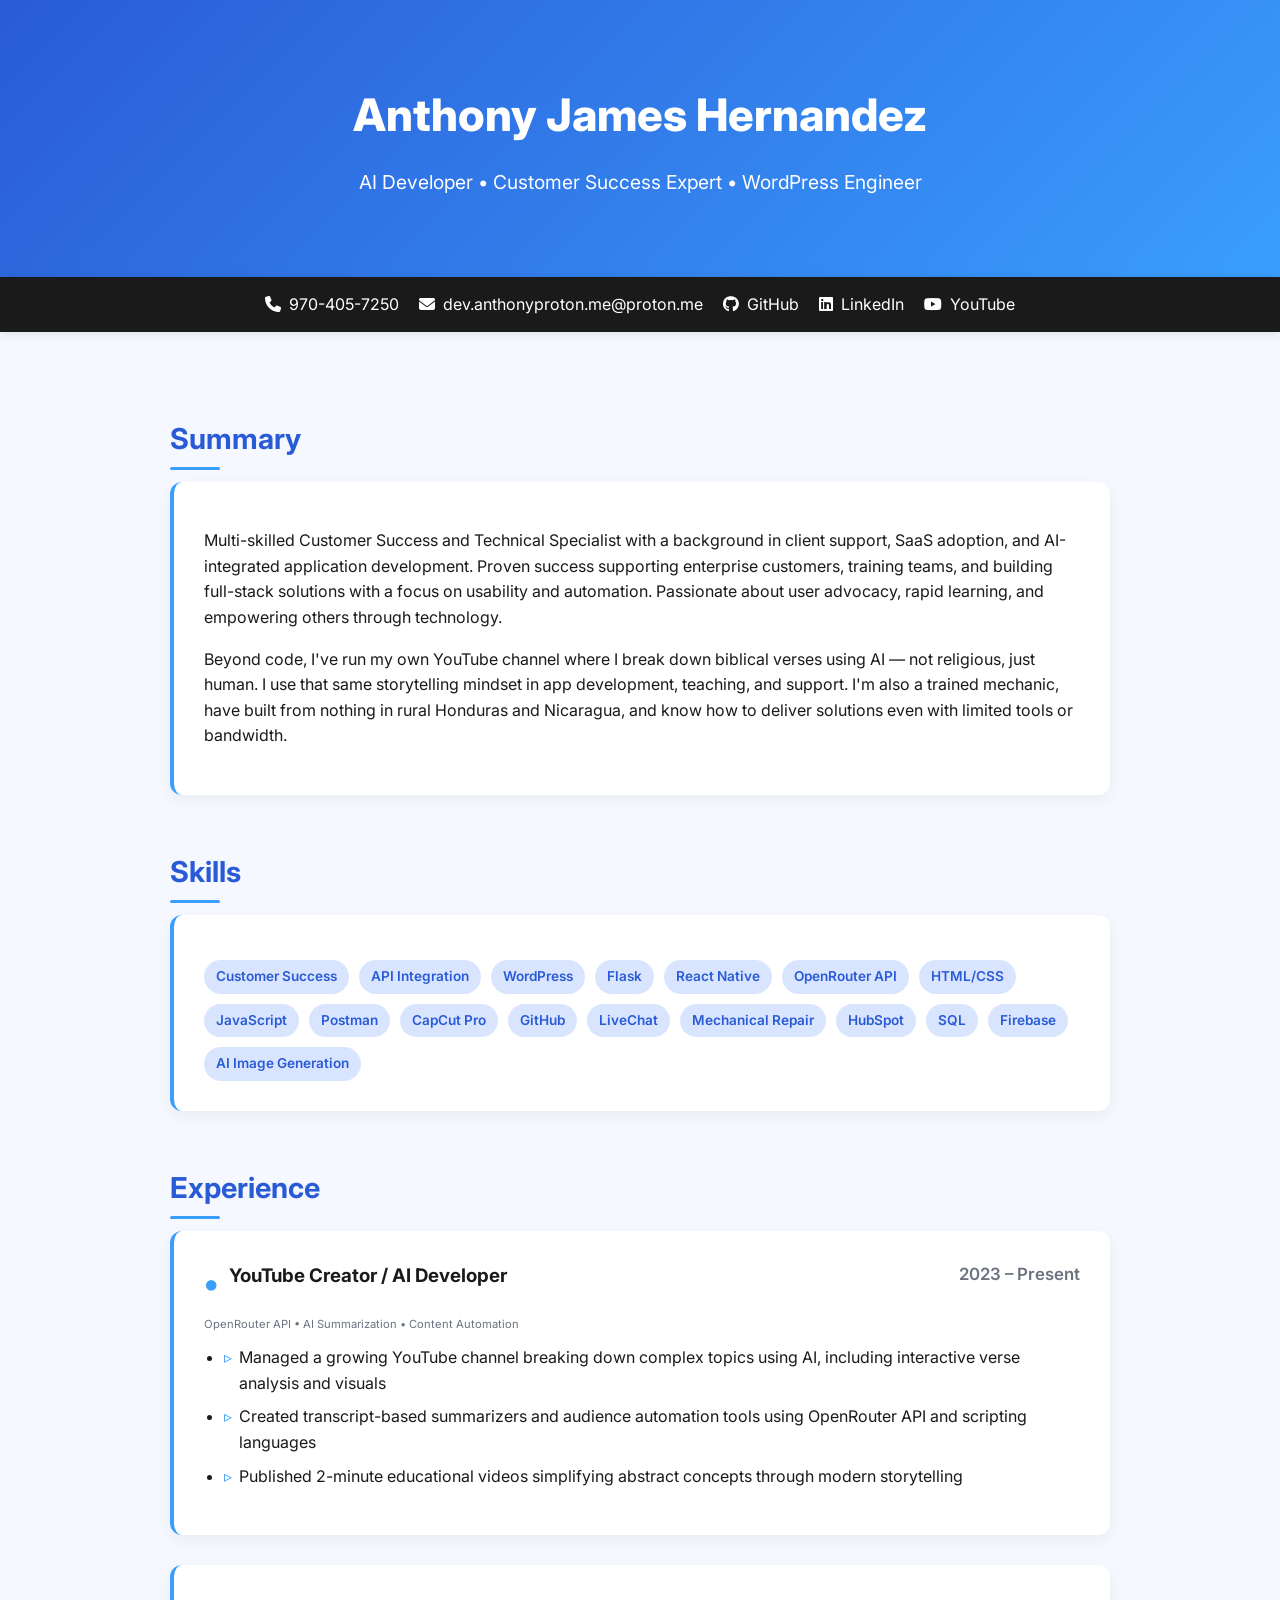
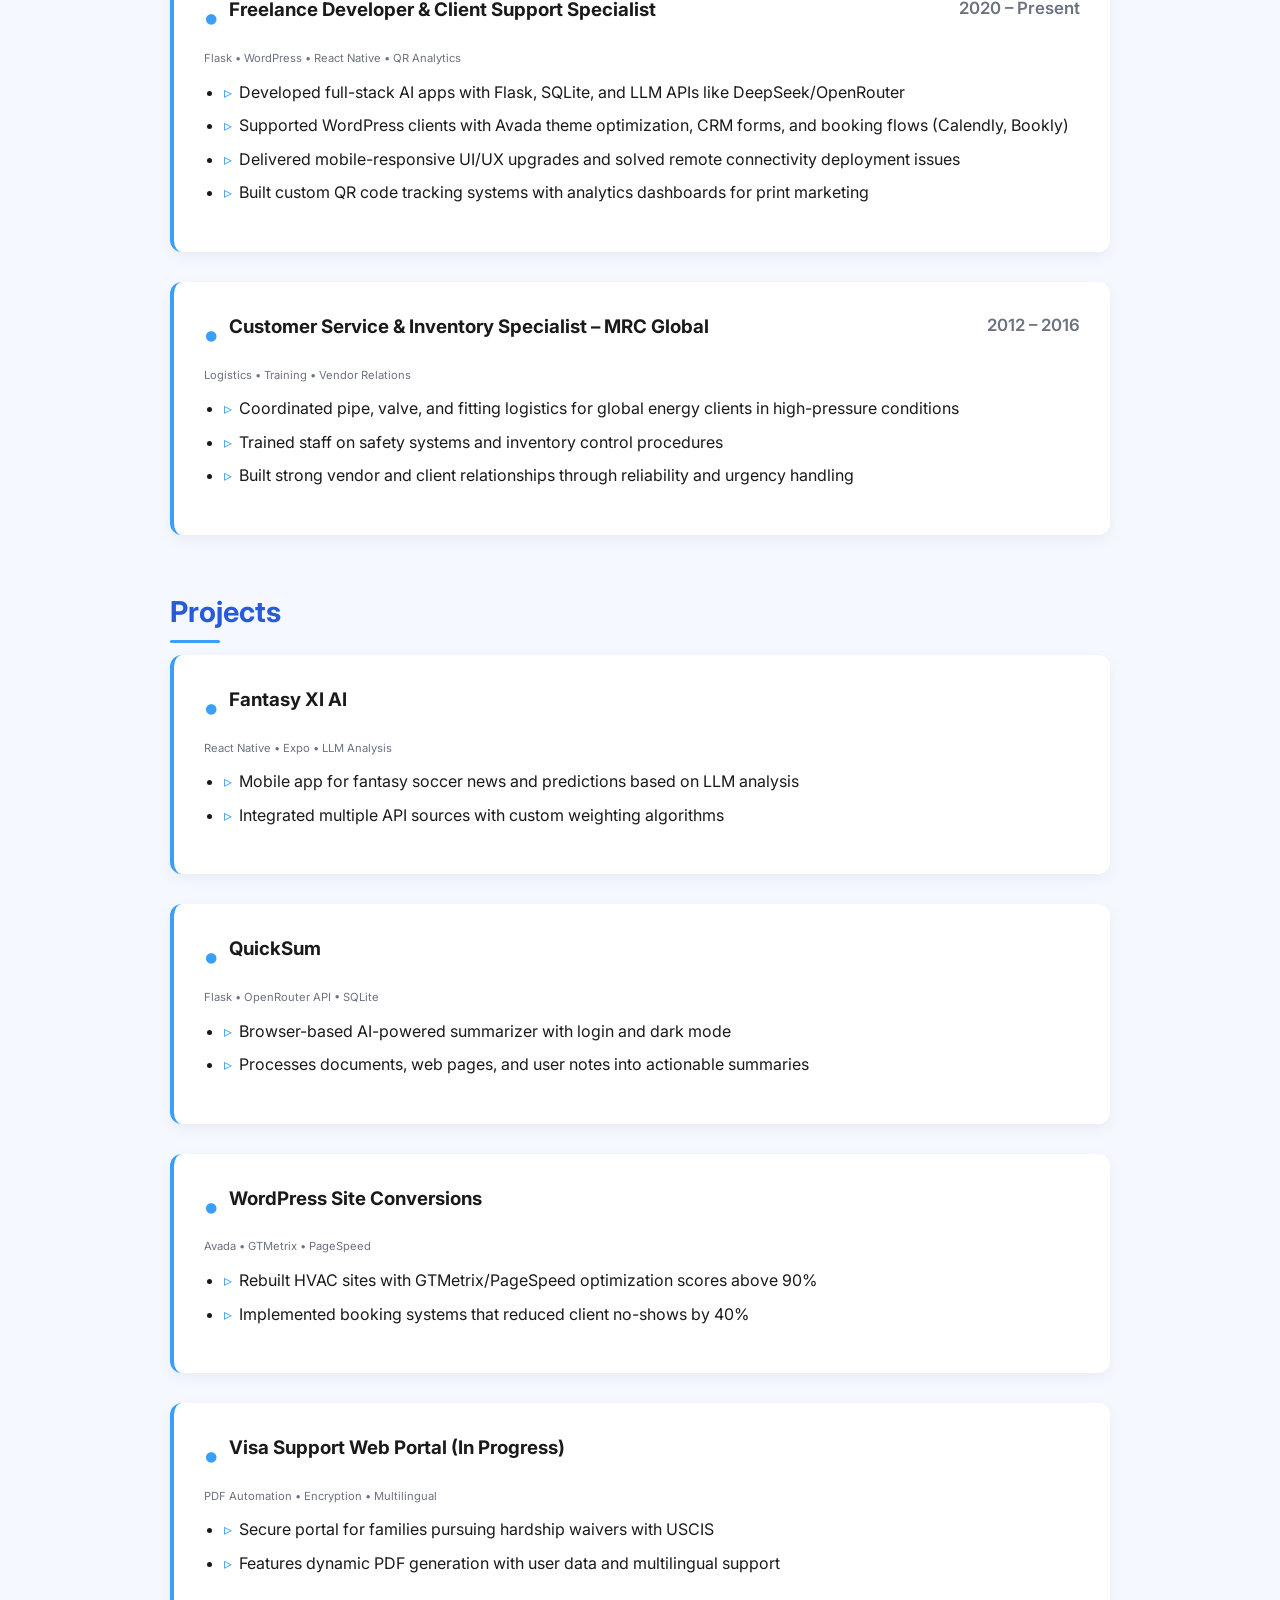
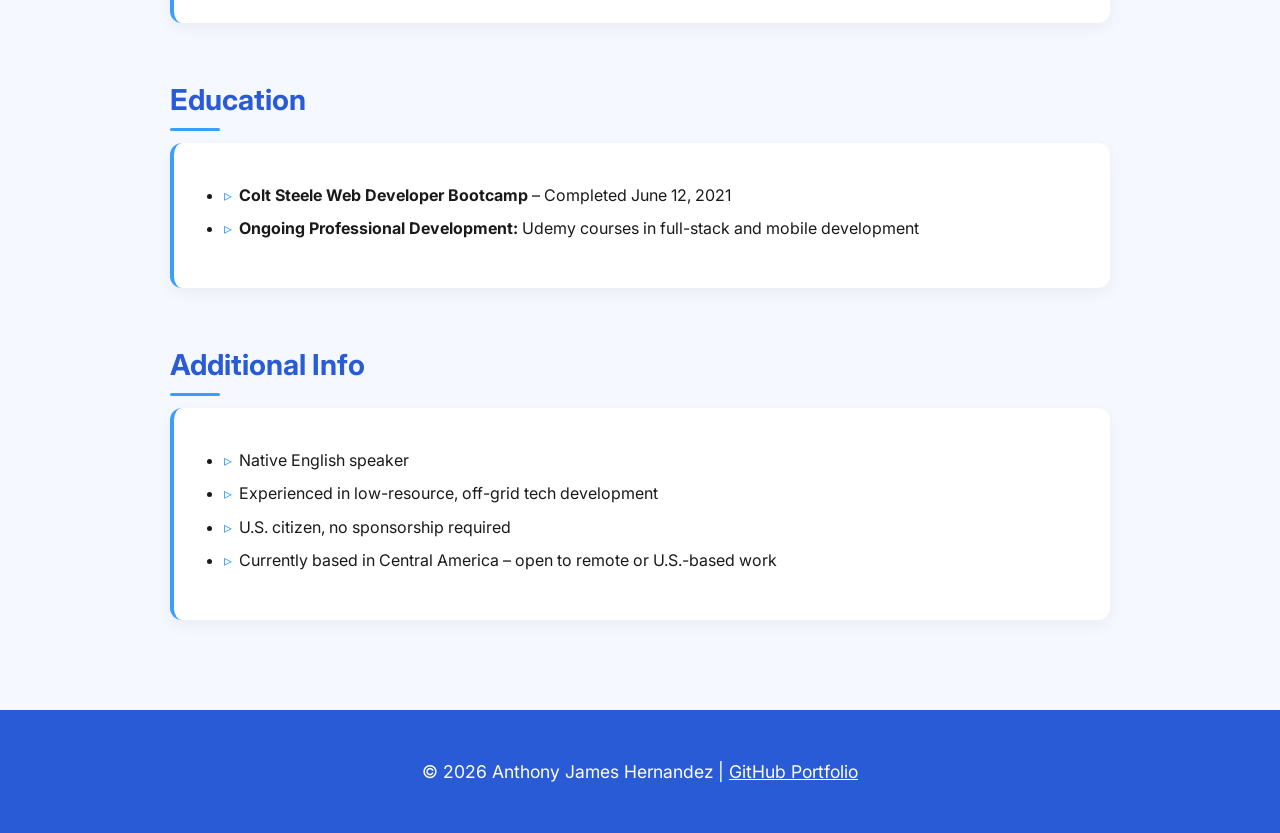
<file: index.html>
<!DOCTYPE html>
<html lang="en">
<head>
  <meta charset="UTF-8" />
  <meta name="viewport" content="width=device-width, initial-scale=1.0" />
  <title>Anthony Hernandez | Tech-Savvy CSM + AI Developer</title>
  <link href="https://fonts.googleapis.com/css2?family=Inter:wght@400;600;700;800&display=swap" rel="stylesheet">
  <link rel="stylesheet" href="https://cdnjs.cloudflare.com/ajax/libs/font-awesome/6.4.0/css/all.min.css">
  <style>
    :root {
      --primary: #2a5bd7;
      --secondary: #3a9efd;
      --light: #f5f8ff;
      --dark: #1a1a1a;
      --gray: #6b7280;
    }
    * {
      box-sizing: border-box;
    }
    body {
      margin: 0;
      font-family: 'Inter', sans-serif;
      background: var(--light);
      color: var(--dark);
      line-height: 1.6;
    }
    header {
      background: linear-gradient(135deg, var(--primary), var(--secondary));
      color: white;
      padding: 80px 30px 60px;
      text-align: center;
    }
    header h1 {
      margin: 0;
      font-size: 2.8em;
      font-weight: 800;
    }
    header p {
      font-size: 1.2em;
      margin-top: 15px;
      max-width: 700px;
      margin-left: auto;
      margin-right: auto;
    }
    .contact-bar {
      background: var(--dark);
      padding: 15px;
      display: flex;
      justify-content: center;
      flex-wrap: wrap;
      gap: 20px;
      position: sticky;
      top: 0;
      z-index: 100;
      box-shadow: 0 2px 10px rgba(0,0,0,0.1);
    }
    .contact-bar a {
      color: white;
      text-decoration: none;
      display: flex;
      align-items: center;
      gap: 8px;
      transition: transform 0.2s;
    }
    .contact-bar a:hover {
      transform: translateY(-2px);
    }
    .section {
      padding: 60px 30px;
      max-width: 1000px;
      margin: auto;
    }
    .section h2 {
      color: var(--primary);
      font-size: 1.8em;
      margin-bottom: 20px;
      position: relative;
      display: inline-block;
    }
    .section h2::after {
      content: "";
      position: absolute;
      bottom: -8px;
      left: 0;
      width: 50px;
      height: 3px;
      background: var(--secondary);
      border-radius: 3px;
    }
    .card {
      background: white;
      border-radius: 12px;
      padding: 30px;
      box-shadow: 0 5px 15px rgba(0,0,0,0.05);
      margin-bottom: 30px;
      border-left: 4px solid var(--secondary);
      transition: transform 0.3s, box-shadow 0.3s;
    }
    .card:hover {
      transform: translateY(-5px);
      box-shadow: 0 8px 25px rgba(0,0,0,0.1);
    }
    ul { 
      padding-left: 20px;
      margin-top: 10px;
    }
    li { 
      margin-bottom: 8px;
      position: relative;
      padding-left: 15px;
    }
    li::before {
      content: "▹";
      position: absolute;
      left: 0;
      color: var(--secondary);
    }
    .tag-container {
      display: flex;
      flex-wrap: wrap;
      gap: 10px;
      margin-top: 15px;
    }
    .tag {
      background: #d9e5ff;
      color: var(--primary);
      padding: 6px 12px;
      border-radius: 20px;
      font-size: 0.85em;
      font-weight: 600;
      transition: all 0.2s;
    }
    .tag:hover {
      background: var(--secondary);
      color: white;
      transform: scale(1.05);
    }
    .card h3 {
      margin-top: 0;
      position: relative;
      padding-left: 25px;
      display: flex;
      justify-content: space-between;
      flex-wrap: wrap;
      gap: 10px;
    }
    .card h3::before {
      content: "•";
      color: var(--secondary);
      font-size: 1.8em;
      position: absolute;
      left: 0;
      top: -5px;
    }
    .card h3 span {
      color: var(--gray);
      font-weight: 600;
      font-size: 0.9em;
    }
    .tech-tags {
      font-size: 0.7em;
      color: var(--gray);
      font-weight: normal;
      width: 100%;
      margin-top: 5px;
    }
    footer {
      background: var(--primary);
      color: white;
      text-align: center;
      padding: 30px;
      font-size: 1.1em;
    }
    @media (max-width: 768px) {
      header {
        padding: 60px 20px 40px;
      }
      header h1 {
        font-size: 2.2em;
      }
      .section {
        padding: 40px 20px;
      }
      .contact-bar {
        gap: 12px;
        padding: 12px;
      }
      .contact-bar a {
        font-size: 0.9em;
      }
    }
    @media print {
      body { 
        background: white;
        font-size: 12pt;
      }
      .card { 
        box-shadow: none; 
        border: 1px solid #eee;
        page-break-inside: avoid;
      }
      .section { 
        padding: 20px 0;
      }
      header { 
        padding: 40px 0;
        background: var(--primary) !important;
        -webkit-print-color-adjust: exact;
        print-color-adjust: exact;
      }
      .contact-bar {
        display: none;
      }
      .tag {
        background: #d9e5ff !important;
        -webkit-print-color-adjust: exact;
        print-color-adjust: exact;
      }
    }
  </style>
</head>
<body>
  <header>
    <h1>Anthony James Hernandez</h1>
    <p>AI Developer • Customer Success Expert • WordPress Engineer</p>
  </header>
  
  <div class="contact-bar">
    <a href="tel:970-405-7250"><i class="fas fa-phone"></i> 970-405-7250</a>
    <a href="mailto:dev.anthonyproton.me@proton.me"><i class="fas fa-envelope"></i> dev.anthonyproton.me@proton.me</a>
    <a href="https://github.com/AnthonyHernandez5150" target="_blank"><i class="fab fa-github"></i> GitHub</a>
    <a href="https://linkedin.com/in/anthony-hernandez-70a95435b" target="_blank"><i class="fab fa-linkedin"></i> LinkedIn</a>
    <a href="https://youtube.com/@soulfuljourney-nl2zm" target="_blank"><i class="fab fa-youtube"></i> YouTube</a>
  </div>

  <div class="section">
    <h2>Summary</h2>
    <div class="card">
      <p>Multi-skilled Customer Success and Technical Specialist with a background in client support, SaaS adoption, and AI-integrated application development. Proven success supporting enterprise customers, training teams, and building full-stack solutions with a focus on usability and automation. Passionate about user advocacy, rapid learning, and empowering others through technology.</p>
      <p>Beyond code, I've run my own YouTube channel where I break down biblical verses using AI — not religious, just human. I use that same storytelling mindset in app development, teaching, and support. I'm also a trained mechanic, have built from nothing in rural Honduras and Nicaragua, and know how to deliver solutions even with limited tools or bandwidth.</p>
    </div>

    <h2>Skills</h2>
    <div class="card">
      <div class="tag-container">
        <span class="tag">Customer Success</span>
        <span class="tag">API Integration</span>
        <span class="tag">WordPress</span>
        <span class="tag">Flask</span>
        <span class="tag">React Native</span>
        <span class="tag">OpenRouter API</span>
        <span class="tag">HTML/CSS</span>
        <span class="tag">JavaScript</span>
        <span class="tag">Postman</span>
        <span class="tag">CapCut Pro</span>
        <span class="tag">GitHub</span>
        <span class="tag">LiveChat</span>
        <span class="tag">Mechanical Repair</span>
        <span class="tag">HubSpot</span>
        <span class="tag">SQL</span>
        <span class="tag">Firebase</span>
        <span class="tag">AI Image Generation</span>
      </div>
    </div>

    <h2>Experience</h2>
    <div class="card">
      <h3>YouTube Creator / AI Developer <span>2023 – Present</span></h3>
      <span class="tech-tags">OpenRouter API • AI Summarization • Content Automation</span>
      <ul>
        <li>Managed a growing YouTube channel breaking down complex topics using AI, including interactive verse analysis and visuals</li>
        <li>Created transcript-based summarizers and audience automation tools using OpenRouter API and scripting languages</li>
        <li>Published 2-minute educational videos simplifying abstract concepts through modern storytelling</li>
      </ul>
    </div>

    <div class="card">
      <h3>Freelance Developer & Client Support Specialist <span>2020 – Present</span></h3>
      <span class="tech-tags">Flask • WordPress • React Native • QR Analytics</span>
      <ul>
        <li>Developed full-stack AI apps with Flask, SQLite, and LLM APIs like DeepSeek/OpenRouter</li>
        <li>Supported WordPress clients with Avada theme optimization, CRM forms, and booking flows (Calendly, Bookly)</li>
        <li>Delivered mobile-responsive UI/UX upgrades and solved remote connectivity deployment issues</li>
        <li>Built custom QR code tracking systems with analytics dashboards for print marketing</li>
      </ul>
    </div>

    <div class="card">
      <h3>Customer Service & Inventory Specialist – MRC Global <span>2012 – 2016</span></h3>
      <span class="tech-tags">Logistics • Training • Vendor Relations</span>
      <ul>
        <li>Coordinated pipe, valve, and fitting logistics for global energy clients in high-pressure conditions</li>
        <li>Trained staff on safety systems and inventory control procedures</li>
        <li>Built strong vendor and client relationships through reliability and urgency handling</li>
      </ul>
    </div>

    <h2>Projects</h2>
    <div class="card">
      <h3>Fantasy XI AI</h3>
      <span class="tech-tags">React Native • Expo • LLM Analysis</span>
      <ul>
        <li>Mobile app for fantasy soccer news and predictions based on LLM analysis</li>
        <li>Integrated multiple API sources with custom weighting algorithms</li>
      </ul>
    </div>
    <div class="card">
      <h3>QuickSum</h3>
      <span class="tech-tags">Flask • OpenRouter API • SQLite</span>
      <ul>
        <li>Browser-based AI-powered summarizer with login and dark mode</li>
        <li>Processes documents, web pages, and user notes into actionable summaries</li>
      </ul>
    </div>
    <div class="card">
      <h3>WordPress Site Conversions</h3>
      <span class="tech-tags">Avada • GTMetrix • PageSpeed</span>
      <ul>
        <li>Rebuilt HVAC sites with GTMetrix/PageSpeed optimization scores above 90%</li>
        <li>Implemented booking systems that reduced client no-shows by 40%</li>
      </ul>
    </div>
    <div class="card">
      <h3>Visa Support Web Portal (In Progress)</h3>
      <span class="tech-tags">PDF Automation • Encryption • Multilingual</span>
      <ul>
        <li>Secure portal for families pursuing hardship waivers with USCIS</li>
        <li>Features dynamic PDF generation with user data and multilingual support</li>
      </ul>
    </div>

    <h2>Education</h2>
    <div class="card">
      <ul>
        <li><strong>Colt Steele Web Developer Bootcamp</strong> – Completed June 12, 2021</li>
        <li><strong>Ongoing Professional Development:</strong> Udemy courses in full-stack and mobile development</li>
      </ul>
    </div>

    <h2>Additional Info</h2>
    <div class="card">
      <ul>
        <li>Native English speaker</li>
        <li>Experienced in low-resource, off-grid tech development</li>
        <li>U.S. citizen, no sponsorship required</li>
        <li>Currently based in Central America – open to remote or U.S.-based work</li>
      </ul>
    </div>
  </div>
  
  <footer>
    <p>&copy; <script>document.write(new Date().getFullYear())</script> Anthony James Hernandez | <a href="https://github.com/AnthonyHernandez5150" style="color:white;text-decoration:underline;">GitHub Portfolio</a></p>
  </footer>
</body>
</html>
</file>
